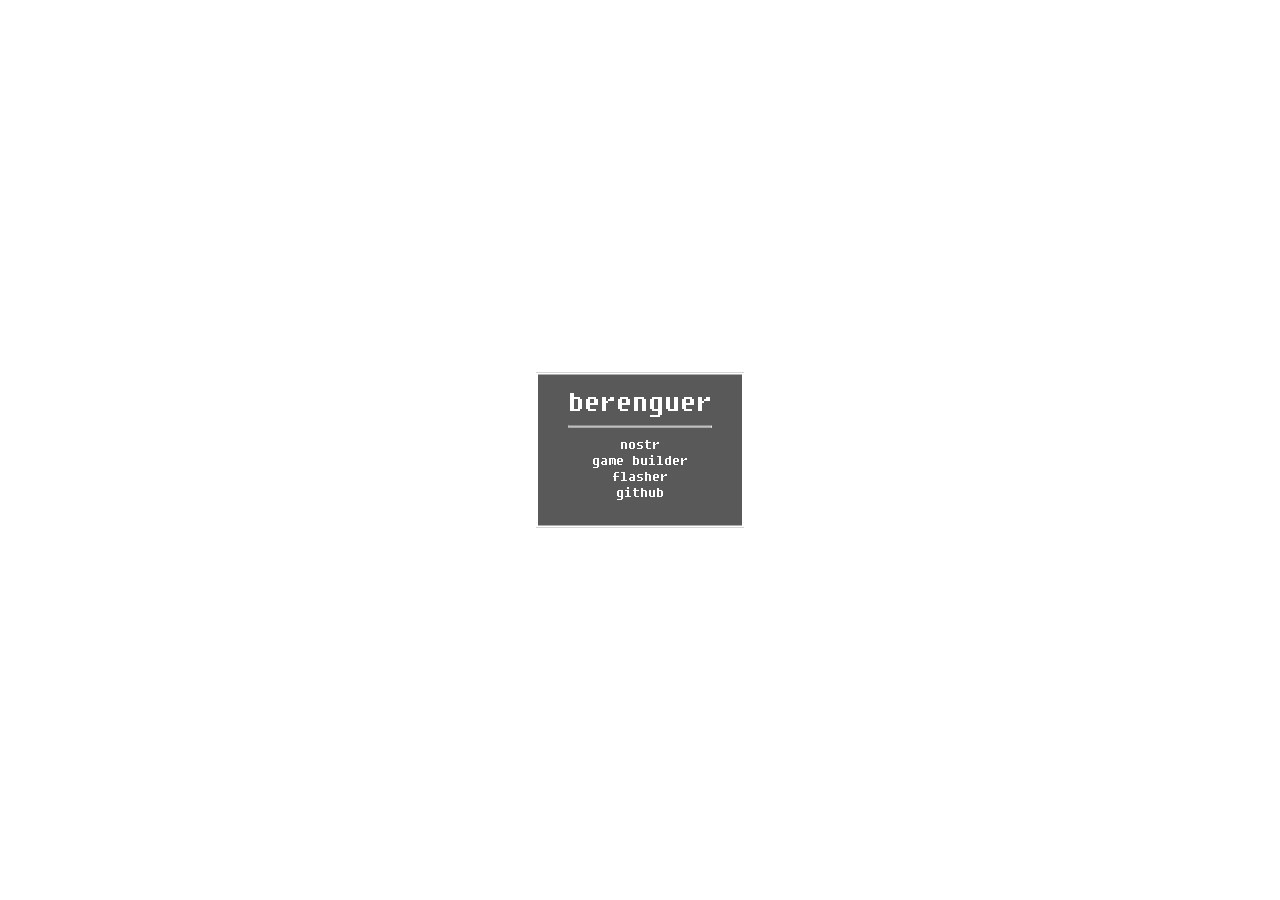
<file: index.html>
<!DOCTYPE html>
<html lang="en">
<head>
    <meta charset="UTF-8">
    <meta name="viewport" content="width=device-width, initial-scale=1.0">
    <title>berenguer</title>
    <link rel="stylesheet" type="text/css" href="css/style.css">
    <link rel="icon" type="image/x-icon" href="images/favicon.ico">
    <link rel="canonical" href="https://xn--sg8hhb.ws">
</head>
<body>
    <div id="screen">
        <div id="title">berenguer</div>
        <hr>
        <a href="https://primal.net/p/npub14cj2470slt6gq95rhucj7cxu9pkrtr0jjmnkl5dp5t47zj2fmgns3yfqyg/">nostr</a><br>
        <a href="https://xberenguer.github.io/seedsigner-gba-builder/">game builder</a><br>
        <a href="/flasher/">flasher</a><br>
        <a href="https://github.com/xberenguer">github</a><br>
        <br>
    </div>
<video autoplay loop muted id="player">
    <source src="videos/loop.mp4" type="video/mp4">
</video>
    <script>
        var video = document.getElementById('player');
        video.volume = 0.00;
    </script>
</body>
</html>
</file>
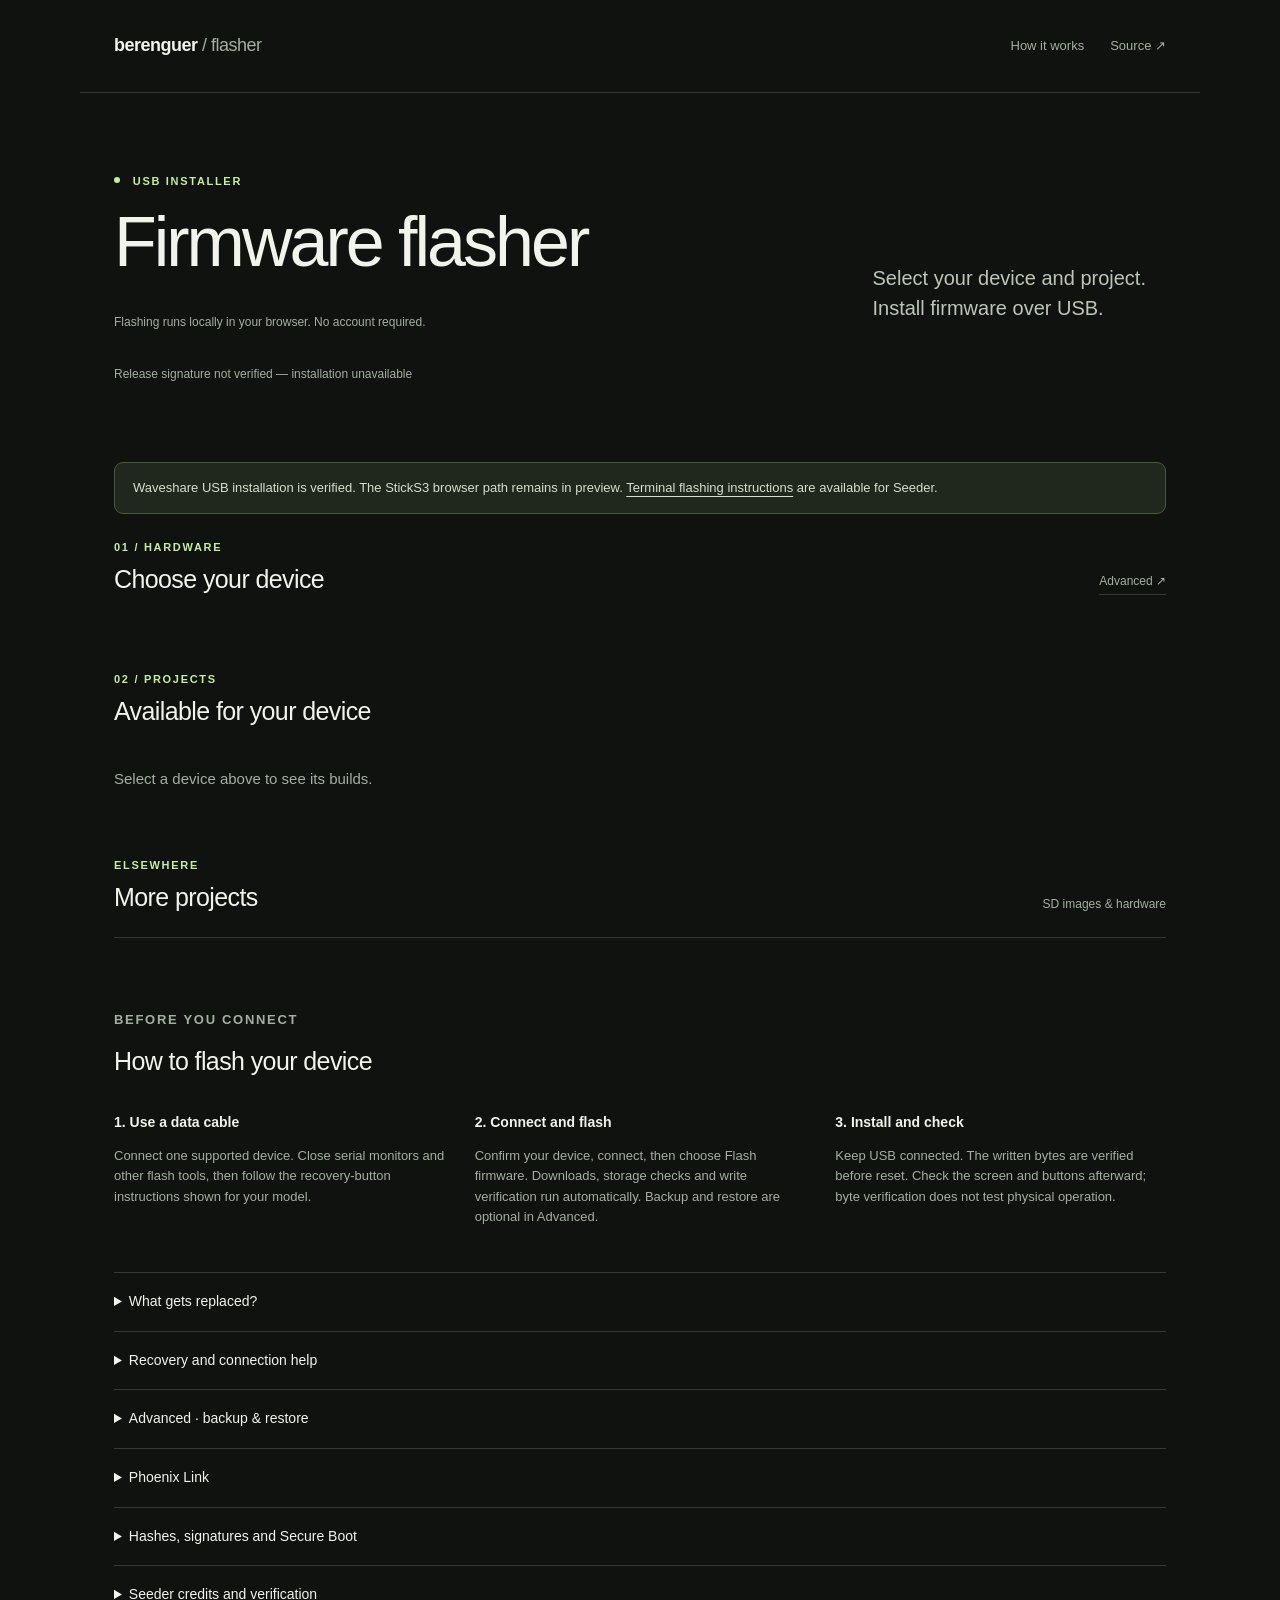
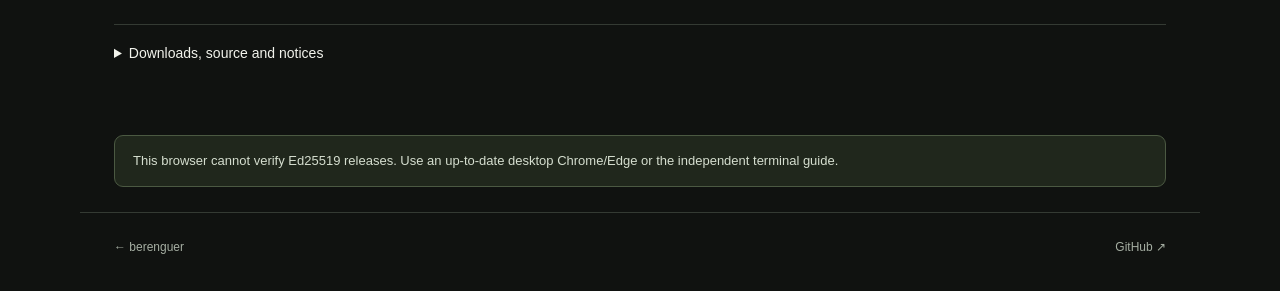
<file: flasher/index.html>
<!doctype html>
<html lang="en">
<head>
  <meta charset="utf-8"><meta name="viewport" content="width=device-width,initial-scale=1">
  <meta name="description" content="Install Seeder and selected device firmware directly over USB. Manuals, verified builds and local recovery backups.">
  <meta name="color-scheme" content="dark"><title>Flasher · berenguer</title>
  <link rel="icon" type="image/svg+xml" href="data:image/svg+xml,%3Csvg%20xmlns%3D%22http%3A%2F%2Fwww.w3.org%2F2000%2Fsvg%22%20viewBox%3D%220%200%2032%2032%22%3E%3Crect%20width%3D%2232%22%20height%3D%2232%22%20rx%3D%228%22%20fill%3D%22%23101210%22%2F%3E%3Ccircle%20cx%3D%2216%22%20cy%3D%2216%22%20r%3D%227%22%20fill%3D%22%23c7ed9f%22%2F%3E%3C%2Fsvg%3E">
  <link rel="stylesheet" href="style.css"><link rel="canonical" href="https://xn--sg8hhb.ws/flasher/">
</head>
<body>
<header><a class="home" href="/">berenguer<span> / flasher</span></a><nav aria-label="Resources"><a href="#help">How it works</a><a href="https://github.com/xberenguer/website/tree/main/flasher">Source ↗</a></nav></header>
<main>
  <section class="intro"><p class="eyebrow"><span class="dot"></span> USB INSTALLER</p><h1>Firmware flasher</h1><p class="lead">Select your device and project.<br>Install firmware over USB.</p><p class="local-note">Flashing runs locally in your browser. No account required.</p><p id="signature-status" class="local-note" role="status">Checking the release signature…</p></section>
  <p class="notice">Waveshare USB installation is verified. The StickS3 browser path remains in preview. <a href="https://github.com/xberenguer/Seeder-Fork/blob/master/docs/flashing.md">Terminal flashing instructions</a> are available for Seeder.</p>
  <div id="unsupported" class="notice" hidden>To install over USB, open this page in desktop Chrome, Edge or another browser with Web Serial. You can still browse the manuals and download firmware here.</div>
  <section aria-labelledby="device-heading"><div class="section-top"><div><p class="eyebrow">01 / HARDWARE</p><h2 id="device-heading">Choose your device</h2></div><a class="text-button" href="#advanced-tools">Advanced ↗</a></div><div id="devices" class="devices"></div></section>
  <section aria-labelledby="project-heading" id="project-section"><div class="section-top"><div><p class="eyebrow">02 / PROJECTS</p><h2 id="project-heading">Available for your device</h2></div><span id="selection-label" class="muted"></span></div><div id="projects" class="projects"><p class="muted">Select a device above to see its builds.</p></div></section>
  <section aria-labelledby="other-heading"><div class="section-top"><div><p class="eyebrow">ELSEWHERE</p><h2 id="other-heading">More projects</h2></div><span class="muted">SD images & hardware</span></div><div id="other-projects" class="other-projects"></div></section>
  <section id="help" class="help"><p class="eyebrow">BEFORE YOU CONNECT</p><h2>How to flash your device</h2><div class="help-grid"><article><b>1. Use a data cable</b><p>Connect one supported device. Close serial monitors and other flash tools, then follow the recovery-button instructions shown for your model.</p></article><article><b>2. Connect and flash</b><p>Confirm your device, connect, then choose Flash firmware. Downloads, storage checks and write verification run automatically. Backup and restore are optional in Advanced.</p></article><article><b>3. Install and check</b><p>Keep USB connected. The written bytes are verified before reset. Check the screen and buttons afterward; byte verification does not test physical operation.</p></article></div>
    <details><summary>What gets replaced?</summary><p>Installing restarts your device and replaces its current application. Save any seed you need first: a flash backup does not preserve a seed held in RAM.</p><p>StickS3 project replacement installs bounded bootloader, partition-table, startup-metadata and application slices, plus game assets when needed. The NVS region is skipped; application state is not guaranteed to transfer between projects. Compatible Blackjack updates write only the application and preserve both journals; a layout migration initializes only newly claimed journal regions and offers an optional recovery backup. Recovery files may contain private session data. <a href="BLACKJACK.md">Blackjack update contract</a>. Waveshare writes only the application using a layout approved for the selected release. The Voxel Flight layout requires a saved recovery backup before installation. Whole-chip erase is never used.</p></details>
    <details><summary>Recovery and connection help</summary><p>If connection fails, use the model's flashing-mode instructions, a different data cable or USB port, and close other serial apps. After a failed write, reconnect the same device in flashing mode and retry. If you saved a recovery file, you can instead choose <b>Restore recovery file</b> in Advanced. The file is checked against the device identity and allowed flash ranges.</p><p>If you chose a backup, automatic recovery is attempted when communication remains available. Without one, reconnect in flashing mode and retry the installation. A disconnected cable, closed tab or power loss can prevent it. Recovery backups stay on your computer and can contain private device data; do not post them publicly.</p></details>
    <details id="advanced-tools"><summary>Advanced · backup & restore</summary><p>Optional recovery files contain the sectors an installation will replace. Choose Create recovery backup inside an installer before flashing, or restore a file you saved earlier.</p><button id="recovery-open">Restore recovery file…</button></details>
    <details id="phoenix-notes"><summary id="phoenix-summary">Phoenix Link</summary><p>An independent, unofficial, offline play-money recreation inspired by Confucius Say / Phoenix Link. No real money or prizes.</p><p id="phoenix-release-note">Release details load after the signed catalog is verified.</p><p><a id="phoenix-manual" hidden>Project manual</a> <a id="phoenix-source" hidden>Source / build notes</a></p></details>
    <details><summary>Hashes, signatures and Secure Boot</summary><p>The browser verifies an Ed25519 signature on the release catalog using its pinned public key, checks each firmware download against the signed SHA-256, then verifies written flash bytes with device-side MD5. Installation is blocked if signature or hash verification fails. This does not enable Secure Boot or change device eFuses.</p><p><a href="release-key.pem">Release public key</a> · <a href="catalog.sig">Catalog signature</a> · <a href="SIGNING.md">Independent verification</a></p><p>Public-key SHA-256: <code id="signature-fingerprint"></code></p><p>The private signing key is kept outside the website. A fully compromised website could replace its checking code and public key too; compare the key with an independently trusted copy or verify locally.</p></details>
    <details><summary>Seeder credits and verification</summary><p>Original <a href="https://github.com/BitMaker-hub/Seeder">Seeder by BitMaker</a>, from an idea by Lunaticoin. The <a href="https://github.com/xberenguer/Seeder-Fork">community fork</a> adds StickS3 and Waveshare hardware ports and documents every deviation. <a href="https://github.com/xberenguer/Seeder-Fork/blob/master/docs/flashing.md">Build and verify independently</a> for a seed device; this page and its checksums come from the same website.</p></details>
    <details><summary>Downloads, source and notices</summary><p>The exact versions, file sizes and SHA-256 hashes are visible in each project's installation panel and in the <a href="catalog.json">catalog</a>. <a href="firmware/SHA256SUMS">Download checksums</a>. Browser flash transport is pinned to <a href="https://github.com/espressif/esptool-js">Espressif esptool-js 0.7.1</a>, with <a href="https://github.com/paulmillr/noble-hashes">noble-hashes 2.0.1</a> for protocol MD5. <a href="NOTICES.txt">Licenses and credits</a>.</p><p>All runtime code and firmware are hosted here. No analytics, remote error reporting, seed collection or device-identity uploads. The site host receives ordinary page and download requests.</p></details>
  </section>
  <p id="catalog-error" class="notice" role="alert" hidden></p>
</main>
<footer><a href="/">← berenguer</a><a href="https://github.com/xberenguer">GitHub ↗</a></footer>
<dialog id="installer" aria-labelledby="install-title">
  <div class="dialog-head"><span class="eyebrow">USB INSTALLER</span><button class="close" id="close-dialog" aria-label="Close installer">×</button></div>
  <div class="dialog-body">
    <div class="install-heading"><h2 id="install-title"></h2><p id="install-subtitle" class="muted"></p></div>
    <ol id="install-steps" class="install-steps" aria-label="Installation steps"></ol>
    <div class="install-workspace">
      <div class="install-controls">
        <div class="release-info" id="release-info"></div>
        <p id="recovery-guide" class="notice"></p>
        <label class="check"><input id="model-confirm" type="checkbox"><span id="model-label"></span></label>
        <p id="replace-warning" class="muted">Installing replaces the current project and restarts the device. Save any current seed first.</p>
        <div id="backup-offer" class="backup-offer notice" hidden><strong id="backup-offer-title"></strong><p id="backup-offer-message"></p><button id="offer-backup">Back up first</button><small id="backup-offer-hint">Optional — you can continue with Flash firmware.</small></div>
        <div class="actions"><button class="primary" id="connect">Connect device</button><button class="primary" id="install" hidden>Flash firmware</button><button class="primary" id="restore" hidden>Restore backup</button><button id="finish" hidden>Restart & disconnect</button></div>
        <div class="status-box" id="status-box" aria-live="polite">
          <b id="stage">Ready to connect</b><p id="status">Choose the matching USB port when your browser asks.</p>
          <div class="progress-heading"><span id="progress-label">Waiting for connection</span><strong id="progress-value">Ready</strong></div>
          <progress id="progress" max="1" value="0" aria-label="Current operation progress"></progress>
          <div id="transfer-progress" class="transfer-progress"></div>
        </div>
        <details id="installer-advanced" class="installer-advanced"><summary>Advanced · backup & restore</summary><p>A recovery backup lets you restore the sectors this installation will replace. Choosing it also enables automatic rollback while this tab stays open. Ordinary flashing does not require a backup.</p><div class="actions"><button id="prepare">Create recovery backup</button><button id="save" hidden>Save recovery file</button><button id="restore-open">Restore recovery file…</button></div></details>
        <p class="fine" id="local-message">Nothing is written to flash during connection or preparation. Device identity and backup data stay in this browser.</p>
      </div>
      <section class="activity-panel" aria-labelledby="activity-heading">
        <div class="activity-heading"><div><h3 id="activity-heading">Live console</h3><p>esptool output · downloads · flash · verification</p></div><span id="activity-state" class="activity-state">Ready</span></div>
        <pre id="activity-log" class="activity-log" tabindex="0" role="log" aria-live="off" aria-label="Installation activity log"></pre>
        <div class="activity-tools"><span id="activity-elapsed">Elapsed 00:00</span><div><button id="copy-log" type="button">Copy log</button><button id="download-log" type="button">Download log</button></div></div>
        <p id="log-feedback" class="fine" role="status"></p>
      </section>
    </div>
  </div>
</dialog>
<input id="backup-file" type="file" accept=".bflash,application/octet-stream" hidden>
<script type="module" src="app.js"></script>
</body></html>
</file>
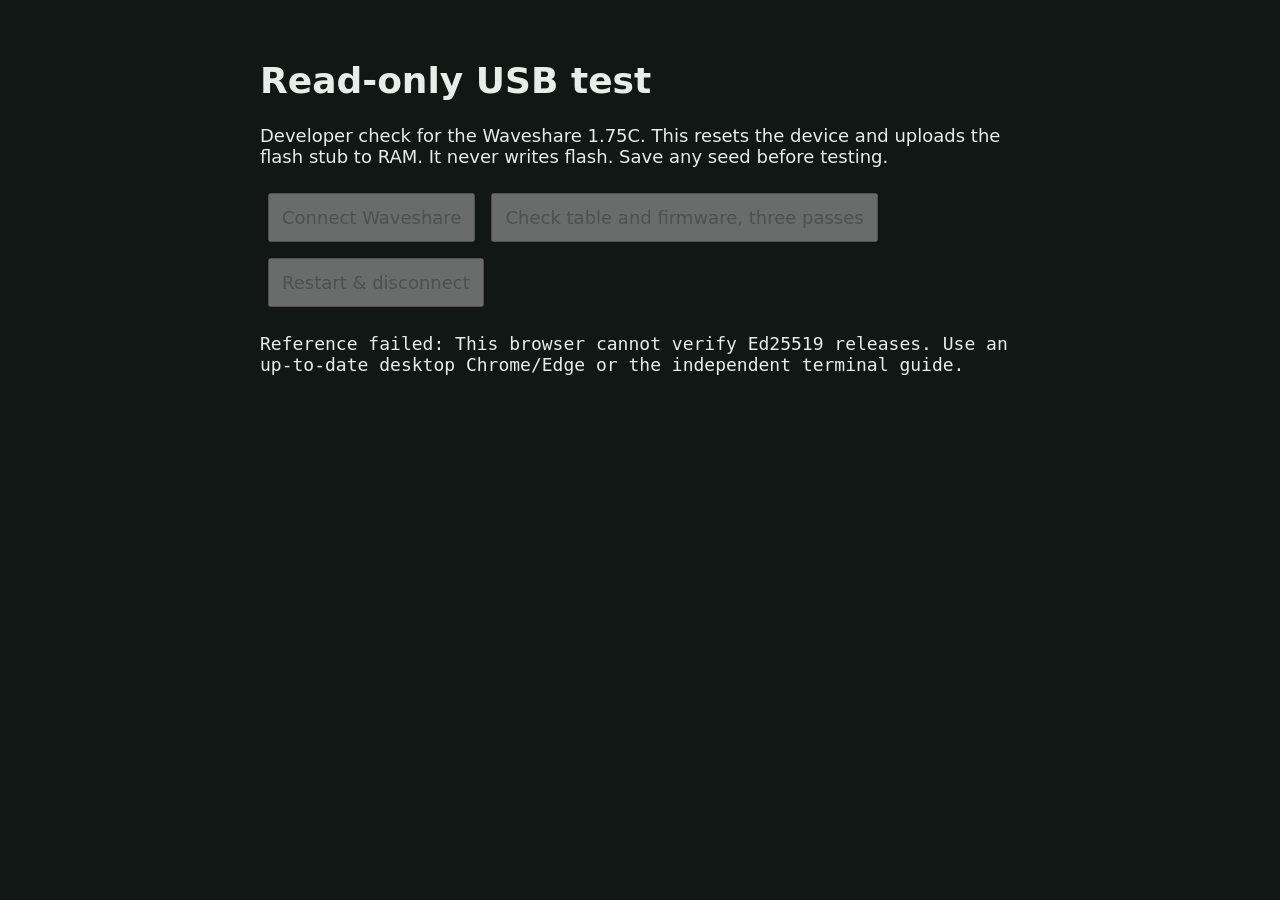
<file: flasher/tests/usb-read.html>
<!doctype html><meta charset="utf-8"><title>Read-only USB test</title>
<style>body{background:#111715;color:#e5eee9;font:18px system-ui;max-width:760px;margin:60px auto}button{font:inherit;padding:12px;margin:8px}pre{white-space:pre-wrap}</style>
<h1>Read-only USB test</h1><p>Developer check for the Waveshare 1.75C. This resets the device and uploads the flash stub to RAM. It never writes flash. Save any seed before testing.</p>
<button id="connect" disabled>Connect Waveshare</button><button id="read" disabled>Check table and firmware, three passes</button><button id="close" disabled>Restart &amp; disconnect</button><pre id="status">Checking signed catalog…</pre>
<script type="module">
import {DeviceConnection} from '../serial.js';
import {verifySignedCatalog} from '../signing.js';
import {readVerified,parsePartitions,samePartitions,sha256,fetchFiles} from '../core.js';
const $=id=>document.getElementById(id);let connection,device,release,expected;
function status(s){$('status').textContent=s;}
async function close(){try{await connection?.close(true);}finally{connection=null;$('connect').disabled=false;$('read').disabled=true;$('close').disabled=true;}}
$('connect').onclick=async()=>{const chosen=navigator.serial.requestPort();$('connect').disabled=true;try{connection=new DeviceConnection();const id=await connection.connect(await chosen,device);status('Connected: '+id.chip+' / '+id.capacity/1048576+'MB');$('read').disabled=false;$('close').disabled=false;}catch(e){status('Connect stopped: '+e.message);await close();}};
$('close').onclick=async()=>{await close();status('USB released.');};
$('read').onclick=async()=>{$('read').disabled=true;$('close').disabled=true;try{for(let i=0;i<3;i++){status('Checking partition table, pass '+(i+1));const table=await readVerified(connection.loader,0x8000,4096);if(!samePartitions(parsePartitions(table,device.flashBytes),release.partitions))throw Error('Factory table mismatch');status('Checking first 64KiB of firmware, pass '+(i+1));const bytes=await readVerified(connection.loader,0x200000,65536);if(await sha256(bytes)!==await sha256(expected.slice(0,65536)))throw Error('Firmware bytes mismatch');}status('PASS: three exact table reads and three 64KiB firmware reads. '+JSON.stringify(connection.transport.diagnostics()));$('close').disabled=false;}catch(e){status('Read stopped: '+e.message+'\n'+JSON.stringify(connection?.transport.diagnostics()));await close();}};
try{const [a,b]=await Promise.all([fetch('../catalog.json',{cache:'no-store'}),fetch('../catalog.sig',{cache:'no-store'})]);const c=await verifySignedCatalog(new Uint8Array(await a.arrayBuffer()),new Uint8Array(await b.arrayBuffer()));device=c.devices.find(d=>d.id==='waveshare175c');release=c.releases.find(r=>r.device===device.id);const files=await fetchFiles(release,(url,options)=>fetch('../'+url,options));expected=files.get(release.files[0].id);status('Signed reference ready: '+release.version);$('connect').disabled=false;}catch(e){status('Reference failed: '+e.message);}
</script>
</file>
<file: css/style.css>
@font-face {
    font-family: 'FixedsysExcelsior';
    font-style: normal;
    font-weight: 400;
    src: url('../font/fsex300-webfont.eot');
    src: url('../font/fsex300-webfont.eot#iefix') format('embedded-opentype'),
         url('../font/fsex300-webfont.woff') format('woff'),
         url('../font/fsex300-webfont.ttf') format('truetype'),
         url('../font/fsex300-webfont.svg') format('svg');
    -webkit-font-smoothing: aliased;
    font-smooth: never;
}

body {
    color: #FFFFFF;
    background-color: #FFFFFF;
    top: 50%;
    left: 50%;
    font-family: 'FixedsysExcelsior', sans-serif;
}

a, a:visited {
    color: #FFFFFF;
    text-decoration:  none;
}

video {
    position: fixed;
    top: 50%;
    left: 50%;
    min-width: 100%;
    min-height: 100%;
    width: auto;
    height: auto;
    z-index: -100;
    transform: translateX(-50%) translateY(-50%);
    background-size: cover;
    transition: 1s opacity;
}

#title {
    color: #FFFFFF;
    font-size: 32px;
}

#screen {
    padding: 10px 30px;
    border: 2px solid white;
    text-align: center;
    position: absolute;
    top: 50%;
    left: 50%;
    transform: translate(-50%, -50%);
    -moz-opacity: 0.65;
    -khtml-opacity: 0.65;
    opacity: 0.65;
    background-color: #000000;
}

#shoutout {
  text-align: center;
  overflow: hidden;
  height: 100px;
  width: 94px;
  margin-left: auto;
  margin-right: auto;
  padding-right: 2px;
}

#shoutout:hover {
  padding-right: 0px;
  overflow: auto;
}

.scrollbar::-webkit-scrollbar-track {
    background-color: rgba(0, 0, 0, 0.3);
}

.scrollbar::-webkit-scrollbar {
    width: 2px;
}

.scrollbar::-webkit-scrollbar-thumb {
    background-color: rgba(255, 255, 255, 0.65);
}
</file>
<file: flasher/style.css>
:root{color-scheme:dark;--bg:#101210;--panel:#191c19;--line:#343a33;--text:#f2f3ec;--muted:#a5aea2;--accent:#c7ed9f;--ink:#17200f;font-family:Inter,-apple-system,BlinkMacSystemFont,"Segoe UI",sans-serif}*{box-sizing:border-box}body{margin:0;background:var(--bg);color:var(--text);font-size:15px;line-height:1.55}a{color:inherit;text-underline-offset:4px}button,input{font:inherit}button{cursor:pointer;color:inherit;background:transparent;border:1px solid var(--line);border-radius:9px;padding:12px 18px;transition:background .15s,border-color .15s,transform .15s}button:hover:enabled{background:#262c24;border-color:#6c7b62}button:disabled{opacity:.4;cursor:not-allowed}button:focus-visible,a:focus-visible,summary:focus-visible{outline:2px solid var(--accent);outline-offset:5px}button.primary{background:var(--accent);border-color:var(--accent);color:var(--ink);font-weight:650}button.primary:hover:enabled{background:#ddf9c0}header,main,footer{max-width:1120px;margin:auto}header{display:flex;align-items:center;justify-content:space-between;padding:32px 34px;border-bottom:1px solid var(--line)}header a{text-decoration:none}.home{font-size:18px;letter-spacing:-.5px;font-weight:600}.home span{font-weight:400;color:var(--muted)}nav{display:flex;gap:26px;font-size:13px;color:var(--muted)}main{padding:0 34px}.intro{padding:80px 0 66px;position:relative}.eyebrow{font-size:11px;font-weight:650;letter-spacing:1.7px;color:var(--accent);margin:0 0 16px}.dot{display:inline-block;width:6px;height:6px;border-radius:50%;background:var(--accent);margin-right:8px;vertical-align:2px}h1{font-weight:500;font-size:clamp(42px,6vw,70px);line-height:1.04;letter-spacing:-3px;margin:0 0 24px}h2{font-size:25px;line-height:1.25;font-weight:500;letter-spacing:-.6px;margin:0}.lead{font-size:20px;color:#bdc5b9;line-height:1.5}.local-note+.local-note{margin-top:10px}.local-note{font-size:12px;color:var(--muted);margin-top:28px}section{padding-bottom:52px}.section-top{display:flex;align-items:end;justify-content:space-between;gap:16px;margin-bottom:24px}.section-top .eyebrow{margin-bottom:8px}.muted{color:var(--muted)}.section-top>span{font-size:12px}.text-button{border:0;border-bottom:1px solid var(--line);border-radius:0;padding:4px 0;font-size:12px;color:var(--muted)}.devices{display:grid;grid-template-columns:1fr 1fr;gap:18px}.device{position:relative;text-align:left;padding:0;background:var(--panel);border:1px solid var(--line);border-radius:13px;overflow:hidden}.device[aria-pressed=true]{border-color:var(--accent);box-shadow:0 0 0 1px var(--accent)}.device-image{height:320px;display:flex;align-items:center;justify-content:center;overflow:hidden;background:#14191f}.device-image svg{display:block;width:100%;height:100%}.device-text{display:block;padding:22px 24px}.device strong{display:block;font-size:19px;font-weight:500;letter-spacing:-.3px}.device small{display:block;color:var(--muted);font-size:12px;margin-top:6px}.device-mark{position:absolute;right:20px;bottom:32px;width:23px;height:23px;border:1px solid #60695b;border-radius:50%;display:flex;align-items:center;justify-content:center;color:transparent}.device[aria-pressed=true] .device-mark{background:var(--accent);border-color:var(--accent);color:var(--ink)}.projects{display:grid;grid-template-columns:1fr 1fr;gap:18px}.project{border:1px solid var(--line);background:var(--panel);border-radius:13px;padding:26px;display:flex;flex-direction:column}.project h3{font-size:24px;font-weight:500;letter-spacing:-.5px;margin:0}.project .category{font-size:11px;color:var(--accent);letter-spacing:1.2px;margin:0 0 10px}.project p{color:var(--muted);font-size:14px}.project .version{font-family:ui-monospace,SFMono-Regular,monospace;font-size:11px}.project .project-bottom{display:flex;align-items:center;justify-content:space-between;gap:20px;margin-top:auto;padding-top:22px}.badge{font-size:11px;white-space:nowrap;border:1px solid #4a5a40;background:#283022;color:#d0e3bd;border-radius:30px;padding:4px 9px}.badge.preview{border-color:#6d5e3e;background:#342d20;color:#f1dbaf}.other-projects{display:grid;grid-template-columns:1fr;gap:1px;border-top:1px solid var(--line)}.other-projects a{display:block;padding:22px 10px 22px 0;text-decoration:none;border-bottom:1px solid var(--line)}.other-projects strong{font-size:16px;font-weight:500}.other-projects span{float:right}.other-projects small{display:block;color:var(--muted);font-size:12px;margin-top:4px}.help{padding-top:20px}.help-grid{display:grid;grid-template-columns:repeat(3,1fr);gap:30px;margin:32px 0}.help b{font-size:14px;font-weight:600}.help p{color:var(--muted);font-size:13px}details{border-top:1px solid var(--line);padding:18px 0}summary{cursor:pointer;font-size:14px}details p{max-width:850px}footer{border-top:1px solid var(--line);padding:25px 34px 35px;display:flex;justify-content:space-between;font-size:12px;color:var(--muted)}footer a{text-decoration:none}.notice{border:1px solid #4b5942;border-radius:9px;background:#20271c;padding:15px 18px;color:#d5decf;font-size:13px;margin:0 0 25px}dialog{background:var(--panel);color:var(--text);border:1px solid #4d5747;border-radius:16px;padding:0;max-width:620px;width:calc(100% - 32px);max-height:92vh;box-shadow:0 25px 100px #0009}dialog::backdrop{background:#050805ce;backdrop-filter:blur(5px)}.dialog-head{display:flex;align-items:center;justify-content:space-between;border-bottom:1px solid var(--line);padding:18px 25px}.dialog-head .eyebrow{margin:0}.close{border:0;padding:0 6px;font-size:26px;line-height:1}.dialog-body{padding:25px}.dialog-body h2{font-size:27px}.dialog-body .muted{font-size:13px}.release-info{font-size:13px;margin-bottom:22px}.release-info p{color:var(--muted)}.release-info details{font-size:12px}.release-info code{font-size:10px;word-break:break-all}.release-info li{margin:15px 0}.release-info a{color:var(--accent)}.release-info .badge{display:inline-block}.check{display:flex;align-items:start;gap:10px;font-size:13px;margin:20px 0}.check input{accent-color:var(--accent);margin:4px 0 0;width:16px;height:16px;flex-shrink:0}.status-box{border:1px solid var(--line);border-radius:10px;padding:17px 18px;margin:22px 0}.status-box b{font-size:14px;font-weight:600}.status-box p{font-size:13px;color:var(--muted);margin:7px 0 0;overflow-wrap:anywhere}progress{display:block;width:100%;height:6px;accent-color:var(--accent);margin-top:18px}.actions{display:flex;flex-wrap:wrap;gap:10px}.fine{font-size:11px;color:var(--muted);margin:18px 0 0}[hidden]{display:none!important}@media(min-width:900px){.intro .lead{position:absolute;right:20px;top:150px}.intro .local-note{margin-top:34px}}@media(max-width:650px){header{padding:22px 20px}nav{gap:17px}main{padding:0 20px}.intro{padding:55px 0 45px}h1{letter-spacing:-1.8px}.devices,.projects,.help-grid,.other-projects{grid-template-columns:1fr}.device-image{height:280px}.help-grid{gap:14px}.section-top{align-items:start}.section-top>span{max-width:130px;text-align:right}footer{padding:25px 20px}footer span{display:none}.dialog-body{padding:22px}.project{padding:23px}h2{font-size:22px}}

/* Shared install workspace: actual phase and file progress alongside the console. */
dialog{max-width:1080px}.dialog-head{position:sticky;top:0;background:var(--panel);z-index:1}.install-heading{display:flex;align-items:baseline;justify-content:space-between;gap:18px}.install-heading p{margin:0}.install-workspace{display:grid;grid-template-columns:minmax(0,1fr) minmax(0,1.12fr);gap:26px;align-items:start}.install-controls{min-width:0}.install-steps{display:grid;grid-template-columns:repeat(3,1fr);list-style:none;padding:0;margin:22px 0 26px;gap:6px}.install-steps li{font-size:11px;color:var(--muted);padding:10px 8px;border-top:3px solid var(--line);font-weight:600}.install-steps li[data-state=current]{border-color:var(--accent);color:var(--text)}.install-steps li[data-state=done]{border-color:#84c988;color:#a0d9a2}.install-steps li[data-state=error]{border-color:#f38c80;color:#ffada1}.install-controls .release-info{margin-bottom:18px}.install-controls .notice{font-size:12px;margin-bottom:18px}.status-box[data-state=success]{border-color:#557c43}.status-box[data-state=error]{border-color:#b36d60}.progress-heading{display:flex;justify-content:space-between;align-items:baseline;gap:14px;margin-top:20px;font-size:12px}.progress-heading span{color:var(--muted)}.progress-heading strong{font:600 22px ui-monospace,SFMono-Regular,monospace;font-variant-numeric:tabular-nums;white-space:nowrap}.status-box progress{height:9px;margin-top:9px;border:0;border-radius:8px;overflow:hidden;background:#2b3428}progress::-webkit-progress-bar{background:#2b3428;border-radius:8px}progress::-webkit-progress-value{background:var(--accent);border-radius:8px}progress::-moz-progress-bar{background:var(--accent)}progress:not([value]){background:linear-gradient(90deg,#2b3428 20%,#93b874 50%,#2b3428 80%);background-size:200% 100%;animation:progress-working 1.4s linear infinite}@keyframes progress-working{to{background-position:-200% 0}}.transfer-progress{display:grid;gap:12px;margin-top:16px}.transfer-progress:empty{display:none}.transfer-row{display:grid;grid-template-columns:minmax(0,1fr) auto;gap:4px 8px;font:10px ui-monospace,SFMono-Regular,monospace}.transfer-row span{overflow-wrap:anywhere;color:var(--text)}.transfer-row small{font-size:9px;color:var(--muted);text-align:right}.transfer-row progress{grid-column:1/-1;margin:2px 0 0;height:4px}.activity-panel{border:1px solid var(--line);border-radius:10px;background:#0b0f0c;padding:0;overflow:hidden;position:sticky;top:82px}.activity-heading{padding:16px 17px;display:flex;justify-content:space-between;align-items:center;gap:10px;border-bottom:1px solid #283027}.activity-heading h3{font-size:14px;font-weight:600;margin:0}.activity-heading p{color:var(--muted);font-size:10px;margin:5px 0 0}.activity-state{font:10px ui-monospace,SFMono-Regular,monospace;color:var(--accent);border:1px solid #3b4e30;border-radius:20px;padding:3px 8px}.activity-log{font:12px/1.65 ui-monospace,SFMono-Regular,Consolas,monospace;color:#c8deb8;white-space:pre-wrap;overflow-wrap:anywhere;overflow:auto;overscroll-behavior:contain;min-height:340px;height: min(46vh,480px);padding:17px;margin:0;tab-size:2}.activity-log:focus-visible{outline:2px solid var(--accent);outline-offset:-3px}.activity-tools{display:flex;justify-content:space-between;align-items:center;gap:8px;border-top:1px solid #283027;padding:12px 15px;color:var(--muted);font:10px ui-monospace,SFMono-Regular,monospace}.activity-tools>div{display:flex;gap:6px}.activity-tools button{padding:6px 8px;font-size:10px;border-radius:5px}.activity-panel>.fine{margin:0;padding:0 15px 10px;min-height:10px}.install-controls .actions .primary{flex-grow:1}.install-controls .status-box{margin:20px 0}.install-controls .check{margin:16px 0}@media(max-width:800px){.install-workspace{grid-template-columns:1fr}.activity-panel{position:static}.activity-log{height:260px;min-height:200px}.install-heading{display:block}.install-heading p{margin-top:8px}.install-steps{gap:4px}.install-steps li{font-size:10px;padding:8px 3px}}@media(prefers-reduced-motion:reduce){progress:not([value]){animation:none}progress::-webkit-progress-value{transition:none}}

.status-box[data-state=error] progress::-webkit-progress-value{background:#ef9b8b}.status-box[data-state=error] progress::-moz-progress-bar{background:#ef9b8b}

.installer-advanced{margin-top:22px}.installer-advanced p{font-size:12px;color:var(--muted)}.installer-advanced .actions{margin:14px 0}.installer-advanced button{padding:9px 12px;font-size:12px}.backup-offer{margin-top:18px!important;border-color:#9f8c53;background:#2d291b}.backup-offer strong{font-size:13px;color:#f3e6bf}.backup-offer p{margin:8px 0;font-size:12px}.backup-offer small{display:block;margin-top:9px;font-size:11px;color:#d4cdb9}.backup-offer button{padding:8px 12px;border-color:#9f8c53;font-size:12px}#advanced-tools{scroll-margin-top:25px}.text-button{text-decoration:none}

.install-controls>.actions{margin:16px 0}.backup-offer{margin:14px 0!important;padding:12px 14px}.backup-offer p{margin:6px 0}.backup-offer small{margin-top:6px}
</file>
